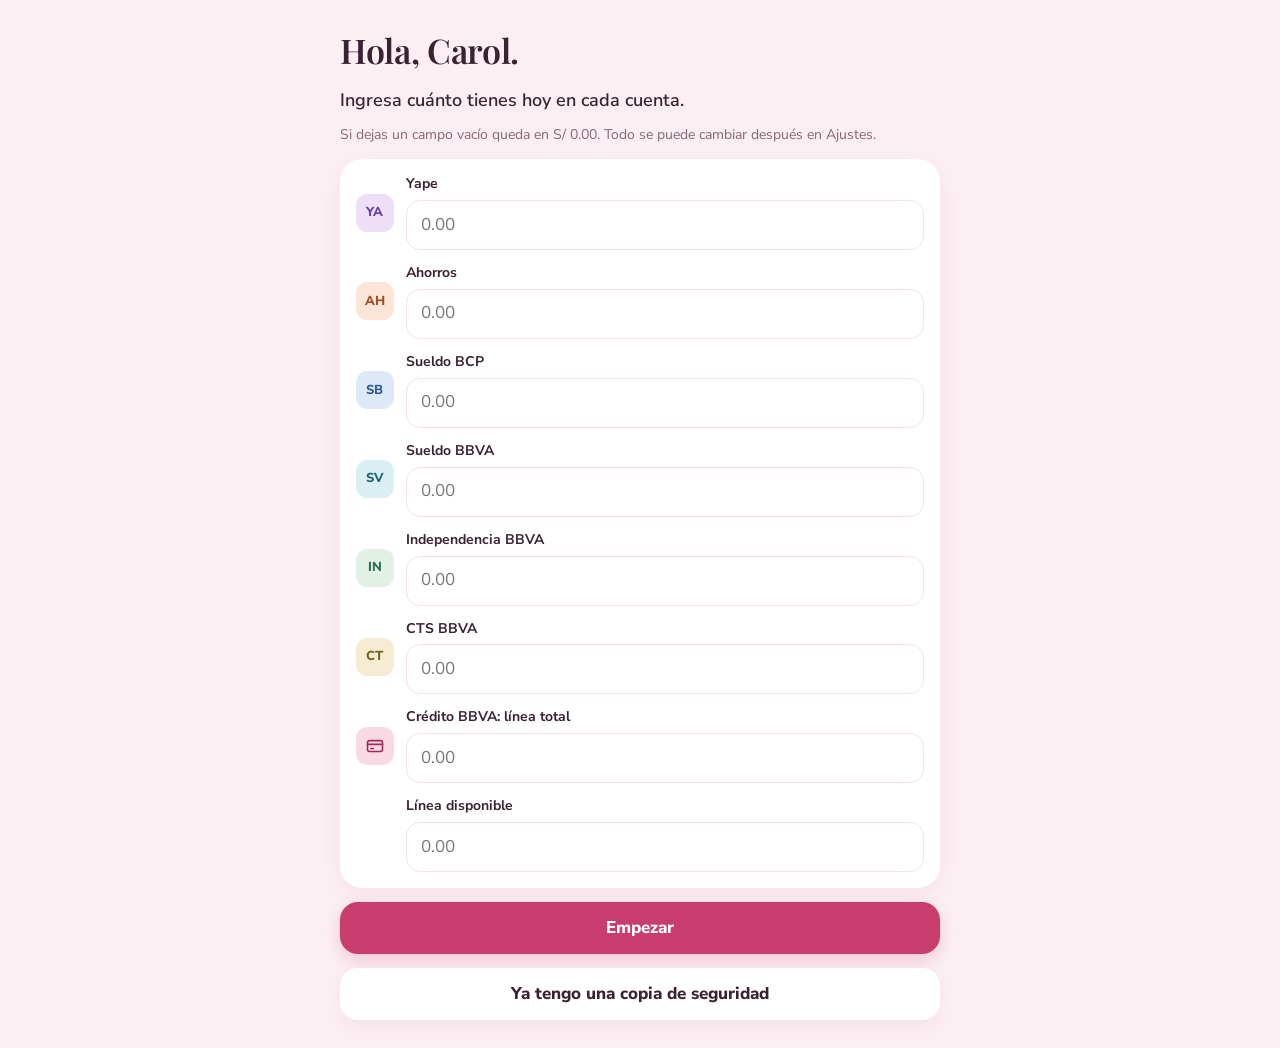
<file: index.html>
<!doctype html>
<html lang="es-PE">
<head>
  <meta charset="utf-8">
  <meta name="viewport" content="width=device-width, initial-scale=1, viewport-fit=cover">
  <title>Mis Cuentas</title>
  <meta name="description" content="Control de gastos personales">
  <meta name="format-detection" content="telephone=no">
  <meta name="color-scheme" content="only light">
  <meta name="theme-color" content="#FBEFF3">
  <meta name="apple-mobile-web-app-capable" content="yes">
  <meta name="mobile-web-app-capable" content="yes">
  <meta name="apple-mobile-web-app-status-bar-style" content="default">
  <meta name="apple-mobile-web-app-title" content="Mis Cuentas">
  <link rel="apple-touch-icon" sizes="180x180" href="icons/apple-touch-icon.png">
  <link rel="icon" type="image/png" sizes="192x192" href="icons/icon-192.png">
  <link rel="manifest" href="manifest.webmanifest">
  <link rel="preload" href="fonts/nunito-sans-400.woff2" as="font" type="font/woff2" crossorigin>
  <link rel="preload" href="fonts/playfair-display-600.woff2" as="font" type="font/woff2" crossorigin>
  <link rel="stylesheet" href="css/estilos.css">
</head>
<body>
  <div id="cargando" class="cargando">Mis Cuentas</div>
  <div id="bienvenida"></div>

  <div id="principal" hidden>
    <main id="pantalla"></main>
    <div class="acciones">
      <button type="button" class="accion gasto" data-registro="GASTO">Gasto</button>
      <button type="button" class="accion ingreso" data-registro="INGRESO">Ingreso</button>
      <button type="button" class="accion transferencia" data-registro="TRANSFERENCIA">Mover</button>
    </div>
  </div>

  <script type="module" src="js/app.js"></script>
</body>
</html>
</file>
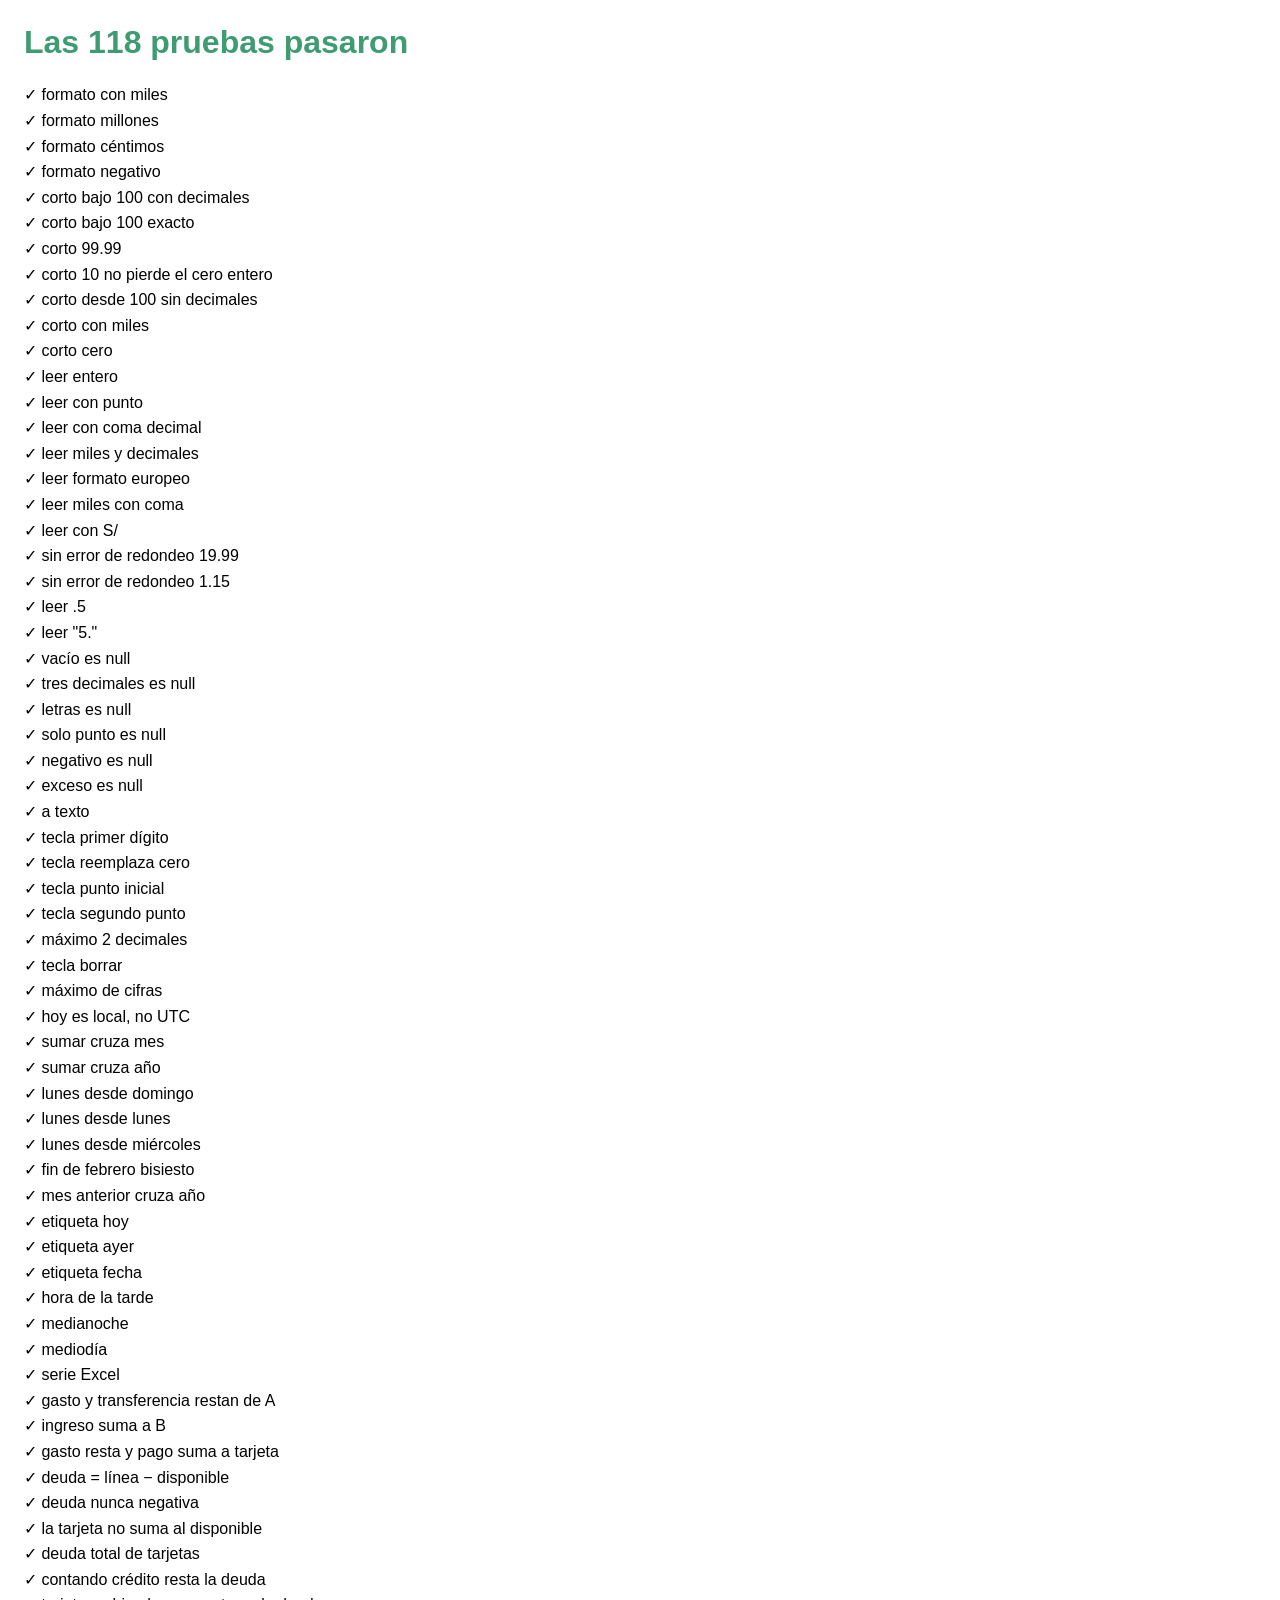
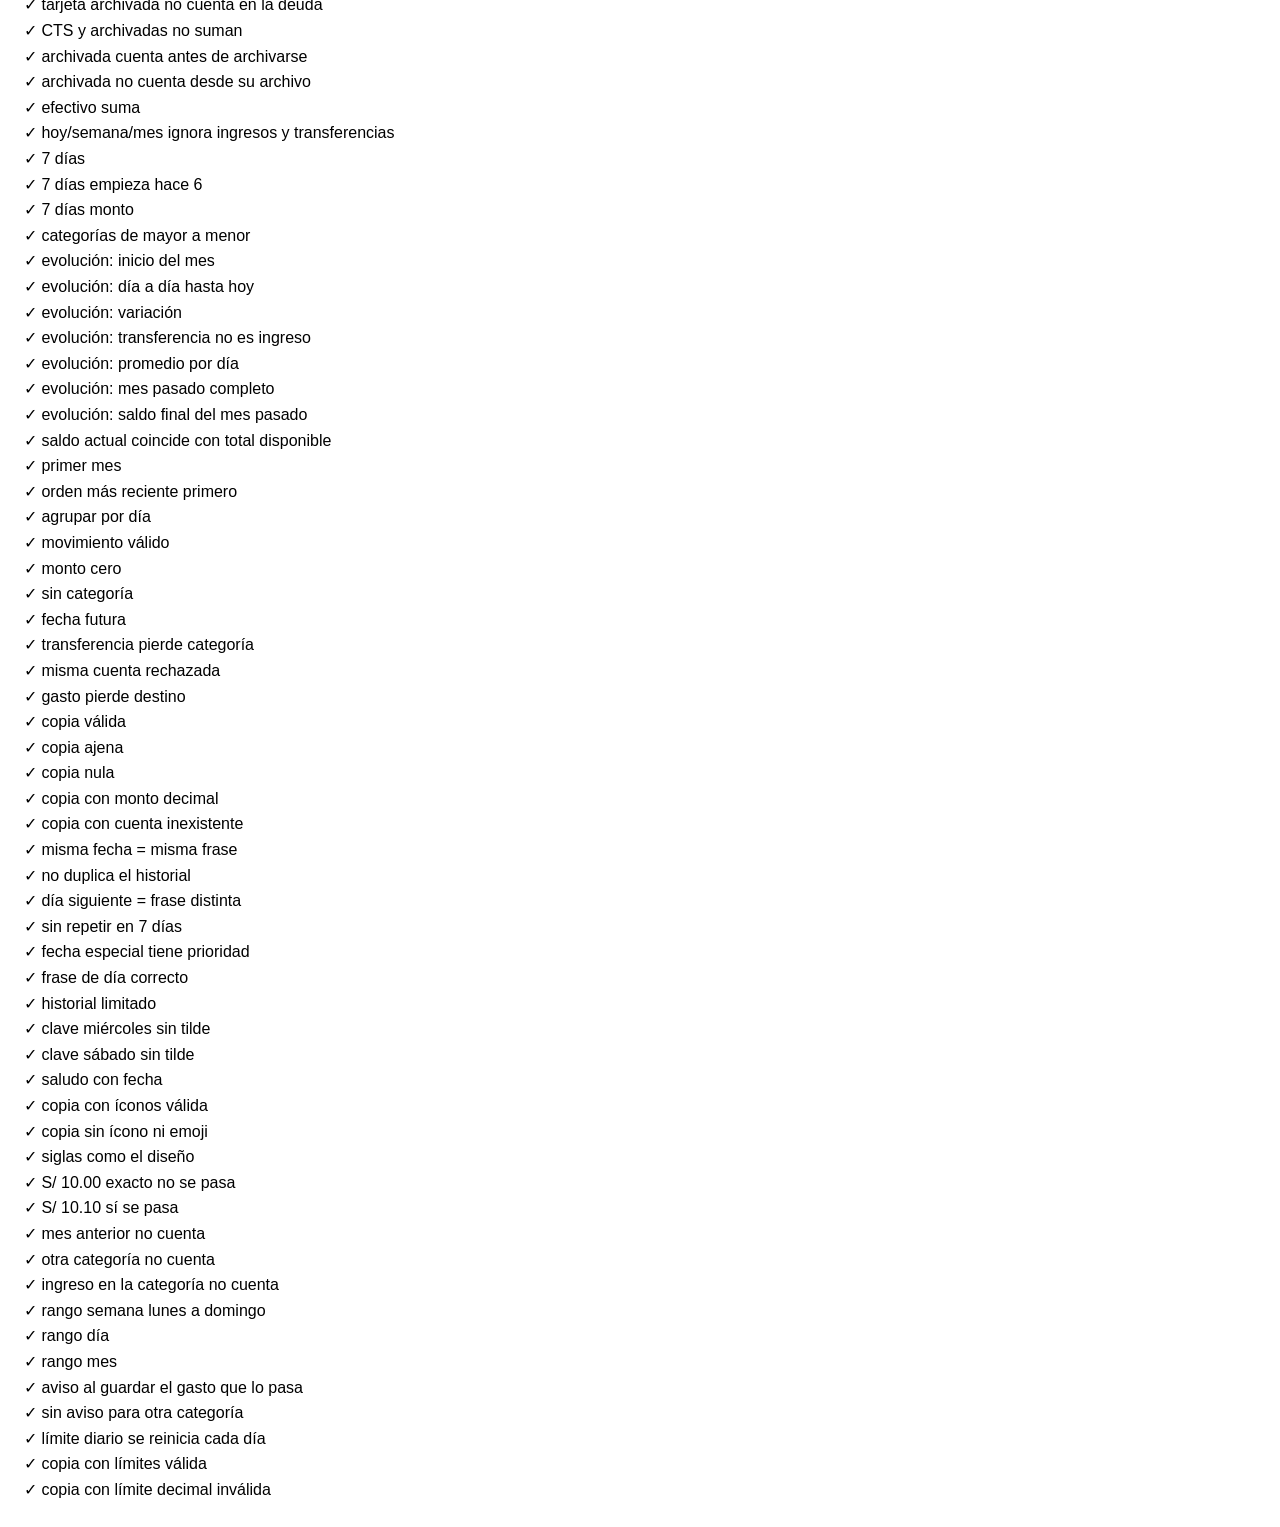
<file: tests/index.html>
<!doctype html>
<html lang="es">
<head>
  <meta charset="utf-8">
  <meta name="viewport" content="width=device-width, initial-scale=1">
  <title>Pruebas de Mis Cuentas</title>
  <style>
    body { font: 16px -apple-system, "Segoe UI", sans-serif; margin: 24px; }
    ul { list-style: none; padding: 0; line-height: 1.6; }
  </style>
</head>
<body>
  <h1 id="resumen">Ejecutando…</h1>
  <ul id="lista"></ul>
  <script type="module" src="pruebas.js"></script>
</body>
</html>
</file>
<file: css/estilos.css>
/* Fuentes incluidas en el proyecto para que funcionen sin internet. */
@font-face { font-family: "Playfair Display"; font-weight: 600; font-display: swap; src: url("../fonts/playfair-display-600.woff2") format("woff2"); }
@font-face { font-family: "Nunito Sans"; font-weight: 400; font-display: swap; src: url("../fonts/nunito-sans-400.woff2") format("woff2"); }
@font-face { font-family: "Nunito Sans"; font-weight: 600; font-display: swap; src: url("../fonts/nunito-sans-600.woff2") format("woff2"); }
@font-face { font-family: "Nunito Sans"; font-weight: 700; font-display: swap; src: url("../fonts/nunito-sans-700.woff2") format("woff2"); }
@font-face { font-family: "Nunito Sans"; font-weight: 800; font-display: swap; src: url("../fonts/nunito-sans-800.woff2") format("woff2"); }

/* Siempre el tema claro (pastel), aunque el teléfono esté en modo oscuro. */
:root {
  color-scheme: only light;
  --fondo: #FBEFF3;
  --tarjeta: #FFFFFF;
  --texto: #3A2232;
  --texto-suave: #8A6378;
  --separador: #F3E2E9;
  --acento: #C93D6E;
  --sobre-acento: #FFFFFF;
  --rosa-1: #F6D3E0;
  --rosa-2: #F9D9E4;
  --pista: #F9E6ED;
  --pestanas: #F4DCE5;
  --gasto: #C2364F;
  --ingreso-fondo: #E2F1E8;
  --ingreso-texto: #2D6E4D;
  --mover-fondo: #ECE6F7;
  --mover-texto: #5A4796;
  --principal: #C93D6E;
  --barra: rgba(255, 255, 255, 0.86);
  --sombra: 0 6px 20px rgba(201, 61, 110, 0.08);
  --sombra-fuerte: 0 14px 30px rgba(201, 61, 110, 0.28);
  --serif: "Playfair Display", Georgia, serif;
  --sans: "Nunito Sans", -apple-system, "SF Pro Text", "Segoe UI", sans-serif;
  --seguro-arriba: env(safe-area-inset-top, 0px);
  --seguro-abajo: env(safe-area-inset-bottom, 0px);
  --seguro-izq: env(safe-area-inset-left, 0px);
  --seguro-der: env(safe-area-inset-right, 0px);
  --alto-acciones: calc(74px + var(--seguro-abajo));
}

* { box-sizing: border-box; -webkit-tap-highlight-color: transparent; }
html { -webkit-text-size-adjust: 100%; text-size-adjust: 100%; background: var(--fondo); }
body {
  margin: 0; background: var(--fondo); color: var(--texto);
  font-family: var(--sans); font-size: 16px; line-height: 1.35; overscroll-behavior-y: none;
}
body.bloqueado { position: fixed; left: 0; right: 0; width: 100%; overflow: hidden; }

[hidden] { display: none !important; }
.oculto { position: absolute; width: 1px; height: 1px; opacity: 0; pointer-events: none; }
.cifra { font-variant-numeric: lining-nums tabular-nums; white-space: nowrap; }
.titulo { font-family: var(--serif); font-weight: 600; letter-spacing: -0.01em; }
h1, h2, h3, p, ul, dl, dd, dt { margin: 0; padding: 0; }
ul { list-style: none; }
small { display: block; color: var(--texto-suave); font-size: 13px; font-weight: 400; }
button { font: inherit; color: inherit; touch-action: manipulation; cursor: pointer; }
button:disabled { cursor: default; }
button:active:not(:disabled), .boton:active { transform: scale(0.97); }
button, .boton { transition: transform 0.12s ease, background 0.15s, opacity 0.15s; }
.icono { flex: none; }

input, select {
  width: 100%; min-height: 50px; padding: 10px 14px;
  border: 1.5px solid var(--separador); border-radius: 14px;
  background: var(--tarjeta); color: var(--texto);
  font: inherit; font-size: 17px; /* 16 px o más: iOS no hace zoom al tocar */
  -webkit-appearance: none; appearance: none;
}
input[type="date"], input[type="time"] { display: block; min-width: 0; text-align: left; }
input:focus, select:focus { outline: none; border-color: var(--acento); }
input[type="checkbox"] {
  width: 51px; min-width: 51px; height: 31px; min-height: 31px; padding: 0;
  position: relative; border: 0; border-radius: 16px; background: var(--separador); transition: background 0.15s;
}
input[type="checkbox"]::after {
  content: ""; position: absolute; top: 2px; left: 2px; width: 27px; height: 27px; border-radius: 50%;
  background: #fff; box-shadow: 0 1px 3px rgba(58, 34, 50, 0.25); transition: transform 0.15s;
}
input[type="checkbox"]:checked { background: var(--acento); }
input[type="checkbox"]:checked::after { transform: translateX(20px); }

.cargando {
  min-height: 100dvh; display: flex; align-items: center; justify-content: center;
  font-family: var(--serif); color: var(--acento); font-size: 26px;
}

main {
  display: flex; flex-direction: column; gap: 18px; max-width: 640px; margin: 0 auto;
  padding: calc(14px + var(--seguro-arriba)) calc(20px + var(--seguro-der)) calc(var(--alto-acciones) + 24px) calc(20px + var(--seguro-izq));
}

/* Saludo */
.saludo { display: flex; align-items: flex-start; justify-content: space-between; gap: 12px; }
.saludo-texto { min-width: 0; }
.saludo-fecha { font-size: 14px; color: var(--texto-suave); }
.saludo-fila { display: flex; align-items: center; gap: 2px; }
.saludo-fila h1 { font-size: 27px; line-height: 1.2; overflow-wrap: anywhere; }
.boton-corazon {
  flex: none; width: 44px; height: 44px; display: inline-flex; align-items: center; justify-content: center;
  border: 0; background: none; color: var(--acento);
}
.avatar {
  flex: none; width: 44px; height: 44px; border-radius: 50%; display: flex; align-items: center; justify-content: center;
  background: var(--rosa-2); color: var(--acento); font-family: var(--serif); font-size: 20px;
}
.globo {
  align-self: flex-start; max-width: 300px; margin-top: -6px; padding: 12px 16px;
  background: var(--tarjeta); border-radius: 4px 18px 18px 18px; box-shadow: var(--sombra);
}
.globo p { font-size: 14px; font-weight: 600; line-height: 1.45; }
.globo .firma { display: block; margin-top: 4px; font-size: 13px; font-weight: 700; color: var(--acento); }
.globo.entrando { animation: globo-entra 0.32s cubic-bezier(0.2, 0.9, 0.3, 1.2); transform-origin: top left; }
@keyframes globo-entra { from { opacity: 0; transform: translateY(-6px) scale(0.92); } }
.corazon-flotante {
  position: absolute; z-index: 50; color: var(--acento); pointer-events: none;
  animation: corazon-sube 1.2s ease-out forwards;
}
@keyframes corazon-sube {
  0% { opacity: 0; transform: translate(0, 0) scale(0.6); }
  15% { opacity: 1; }
  100% { opacity: 0; transform: translate(var(--desvio), -70px) scale(1.15); }
}

/* Tarjeta principal */
.principal {
  position: relative; overflow: hidden; display: flex; flex-direction: column; gap: 4px;
  padding: 22px 20px 20px; border-radius: 26px; background: var(--principal); color: #FFFFFF;
  box-shadow: var(--sombra-fuerte);
}
.principal::before {
  content: ""; position: absolute; top: -58px; right: -48px; width: 170px; height: 170px;
  border-radius: 50%; border: 28px solid rgba(255, 255, 255, 0.1); pointer-events: none;
}
.principal-cabecera { position: relative; display: flex; align-items: center; justify-content: space-between; gap: 10px; }
.principal-titulo { font-size: 15px; opacity: 0.9; }
.boton-credito {
  flex: none; min-height: 44px; display: inline-flex; align-items: center; gap: 7px; margin: -6px -4px -6px 0;
  padding: 0 12px; border: 0; border-radius: 999px; background: rgba(255, 255, 255, 0.16);
  color: #FFFFFF; font-size: 13px; font-weight: 700;
}
.circulo-credito {
  width: 16px; height: 16px; border-radius: 50%; border: 2px solid rgba(255, 255, 255, 0.9);
  transition: background 0.15s, box-shadow 0.15s;
}
.boton-credito.activo { background: #FFFFFF; color: var(--acento); }
.boton-credito.activo .circulo-credito { border-color: var(--acento); background: var(--acento); box-shadow: inset 0 0 0 2.5px #FFFFFF; }
.principal-fila { display: flex; align-items: center; gap: 12px; }
.principal-monto { min-width: 0; overflow: hidden; white-space: nowrap; font-family: var(--serif); font-weight: 600; font-size: clamp(32px, 11vw, 40px); line-height: 1.15; }
.boton-ojo {
  flex: none; width: 44px; height: 44px; display: inline-flex; align-items: center; justify-content: center;
  border: 0; border-radius: 50%; background: rgba(255, 255, 255, 0.18); color: #FFFFFF;
}
.principal-nota { font-size: 13px; opacity: 0.85; }
.principal-cajas { display: grid; grid-template-columns: repeat(3, minmax(0, 1fr)); gap: 6px; margin-top: 14px; }
.principal-caja { min-width: 0; padding: 10px 9px; border-radius: 14px; background: rgba(255, 255, 255, 0.16); }
.principal-caja span { display: block; font-size: 11px; font-weight: 700; letter-spacing: 0.06em; text-transform: uppercase; opacity: 0.9; }
.principal-caja strong { display: block; font-size: 16px; font-weight: 800; overflow: hidden; }

/* Pestañas */
.pestanas { display: flex; gap: 4px; padding: 4px; border-radius: 999px; background: var(--pestanas); }
.pestanas button {
  flex: 1; min-height: 44px; border: 0; border-radius: 999px; background: transparent;
  color: var(--texto-suave); font-weight: 700; font-size: 15px;
}
.pestanas button.activo { background: var(--tarjeta); color: var(--texto); box-shadow: var(--sombra); }
.titulo-pantalla { font-size: 30px; padding-top: 4px; }

/* Secciones y tarjetas */
.seccion { display: flex; flex-direction: column; gap: 10px; }
.titulo-seccion { font-family: var(--serif); font-weight: 600; font-size: 21px; }
.tarjeta {
  background: var(--tarjeta); border-radius: 22px; padding: 16px; box-shadow: var(--sombra);
  display: flex; flex-direction: column; gap: 12px; min-width: 0;
}
.tarjeta h3 { font-size: 14px; font-weight: 700; color: var(--texto-suave); }
.vacio, .nota { color: var(--texto-suave); font-size: 14px; }

.cuadro {
  flex: none; width: var(--cuadro-lado, 38px); height: var(--cuadro-lado, 38px);
  display: inline-flex; align-items: center; justify-content: center;
  border-radius: calc(var(--cuadro-lado, 38px) * 0.3);
  background: var(--cuadro-fondo, var(--rosa-2)); color: var(--cuadro-texto, var(--acento));
  font-size: 13px; font-weight: 800; letter-spacing: 0.02em;
}
.cuadro-rosa { background: var(--rosa-2); color: var(--acento); }

/* Cuentas */
.cuentas { gap: 0; padding: 6px 16px; }
.cuenta { padding: 12px 0; border-top: 1px solid var(--separador); }
.cuenta:first-child { border-top: 0; }
.cuenta-fila { display: flex; align-items: center; gap: 12px; min-height: 40px; }
.cuenta-nombre { flex: 1; min-width: 0; }
.cuenta-nombre strong { display: block; font-weight: 700; overflow-wrap: anywhere; }
.cuenta-monto { text-align: right; }
.cuenta-monto strong { font-weight: 800; }
.cuenta-monto small { font-size: 12px; }
.apagado { color: var(--texto-suave); }
.pildora-aviso {
  display: inline-block; margin-top: 3px; padding: 2px 8px; border-radius: 999px;
  background: #F6ECD4; color: #7D5E16; font-size: 11px; font-weight: 700;
}
.pista { height: 6px; margin-top: 10px; border-radius: 999px; background: var(--pista); overflow: hidden; }
.pista.gruesa { height: 8px; margin-top: 6px; }
.relleno { height: 100%; border-radius: 999px; background: var(--acento); transition: width 0.3s; }
.tarjeta-relleno { background: #E58FAD; }

/* Límites */
.limites { gap: 0; padding: 6px 16px; }
.limite { padding: 12px 0; border-top: 1px solid var(--separador); }
.limite:first-child { border-top: 0; }
.limite-fila { display: flex; align-items: center; gap: 12px; }
.limite-texto { flex: 1; min-width: 0; }
.limite-texto strong { display: block; font-weight: 700; }
.limite .pista { margin-top: 10px; }
.limite.excedido .relleno { background: var(--gasto); }
.limite-exceso { margin-top: 6px; color: var(--gasto); font-weight: 700; }
.pildora-limite {
  flex: none; padding: 3px 10px; border-radius: 999px; background: #FBE1E6; color: var(--gasto);
  font-size: 12px; font-weight: 800;
}

/* En qué se fue este mes */
.categorias { display: flex; flex-direction: column; gap: 14px; }
.categoria-fila { display: flex; justify-content: space-between; gap: 12px; font-size: 15px; }
.categoria-fila strong { font-weight: 700; }
.categoria-fila .cifra { color: var(--texto-suave); font-size: 14px; }

/* Movimientos */
.bloque-movimientos { display: flex; flex-direction: column; gap: 14px; }
.grupo-cabecera { display: flex; justify-content: space-between; gap: 8px; padding: 0 4px 6px; font-size: 13px; color: var(--texto-suave); }
.grupo-cabecera h3 { font-size: 13px; font-weight: 700; }
.movimientos { display: flex; flex-direction: column; gap: 8px; }
.movimiento {
  width: 100%; min-height: 64px; display: flex; align-items: center; gap: 12px; padding: 10px 14px;
  border: 0; border-radius: 18px; background: var(--tarjeta); box-shadow: var(--sombra); text-align: left;
}
.mov-texto { flex: 1; min-width: 0; }
.mov-texto strong, .mov-texto small { display: block; overflow: hidden; text-overflow: ellipsis; white-space: nowrap; }
.mov-texto strong { font-weight: 700; }
.mov-texto small { font-size: 12px; }
.mov-monto { font-weight: 800; }
.mov-gasto .mov-monto { color: var(--gasto); }
.mov-ingreso .mov-monto { color: var(--ingreso-texto); }
.mov-transferencia .mov-monto { color: var(--mover-texto); }
.gasto-texto { color: var(--gasto); }
.ingreso-texto { color: var(--ingreso-texto); }

/* Gráficos */
.grafico { display: block; width: 100%; height: auto; overflow: visible; }
.grafico.tocable { touch-action: pan-y; }
.grafico text { font-family: var(--sans); font-variant-numeric: tabular-nums; }
.grafico .valor { fill: var(--texto-suave); font-size: 11px; font-weight: 600; }
.grafico .valor.hoy { fill: var(--acento); font-weight: 800; }
.grafico .dia { fill: var(--texto-suave); font-size: 12px; font-weight: 600; }
.grafico .dia.hoy { fill: var(--acento); font-weight: 800; }
.grafico .barra { fill: var(--rosa-1); }
.grafico .barra.hoy { fill: var(--acento); }
.grafico .linea { fill: none; stroke: var(--acento); stroke-width: 2.4; stroke-linecap: round; stroke-linejoin: round; }
.grafico .area { fill: var(--acento); opacity: 0.08; }
.grafico .referencia { stroke: var(--texto-suave); stroke-width: 1; stroke-dasharray: 3 4; opacity: 0.7; }
.grafico .punto { fill: var(--acento); stroke: var(--tarjeta); stroke-width: 2.5; }
.grafico .cursor { stroke: var(--texto-suave); stroke-width: 1; }
.lectura { min-height: 20px; font-size: 14px; text-align: center; color: var(--texto-suave); font-variant-numeric: tabular-nums; }

/* Evolución */
.selector-mes { display: flex; align-items: center; justify-content: space-between; }
.selector-mes strong { font-family: var(--serif); font-weight: 600; font-size: 20px; }
.datos-mes { display: grid; grid-template-columns: repeat(2, minmax(0, 1fr)); gap: 0; padding: 4px 16px; }
.dato { min-width: 0; padding: 12px 0; border-top: 1px solid var(--separador); }
.dato:nth-child(-n + 2) { border-top: 0; }
.dato:nth-child(odd) { padding-right: 10px; }
.dato dt { font-size: 13px; color: var(--texto-suave); }
.dato dd { font-size: 17px; font-weight: 800; overflow: hidden; text-overflow: ellipsis; }

/* Barra inferior */
.acciones {
  position: fixed; left: 0; right: 0; bottom: 0; z-index: 10;
  display: grid; grid-template-columns: minmax(0, 1.35fr) minmax(0, 1fr) minmax(0, 1fr); gap: 8px;
  padding: 10px calc(14px + var(--seguro-der)) calc(12px + var(--seguro-abajo)) calc(14px + var(--seguro-izq));
  background: var(--barra); border-top: 1px solid var(--separador);
  -webkit-backdrop-filter: saturate(160%) blur(16px); backdrop-filter: saturate(160%) blur(16px);
}
.accion {
  min-height: 50px; display: flex; align-items: center; justify-content: center; gap: 6px;
  border: 0; border-radius: 18px; font-size: 16px; font-weight: 800;
}
.accion.gasto { background: var(--acento); color: var(--sobre-acento); box-shadow: 0 6px 16px rgba(201, 61, 110, 0.25); }
.accion.ingreso { background: var(--ingreso-fondo); color: var(--ingreso-texto); }
.accion.transferencia { background: var(--mover-fondo); color: var(--mover-texto); }

/* Botones */
.boton {
  display: flex; align-items: center; justify-content: center; width: 100%; min-height: 52px;
  padding: 10px 16px; border: 0; border-radius: 18px; font-weight: 800; font-size: 17px; text-align: center;
}
.boton:disabled { opacity: 0.4; }
.boton.primario { background: var(--acento); color: var(--sobre-acento); box-shadow: 0 6px 16px rgba(201, 61, 110, 0.22); }
.boton.suave { background: var(--tarjeta); color: var(--texto); box-shadow: var(--sombra); }
.boton.peligro { background: var(--gasto); color: #FFFFFF; }
.boton.peligro-suave { background: transparent; color: var(--gasto); }
.boton-chico {
  flex: none; min-height: 44px; padding: 8px 16px; border: 0; border-radius: 999px;
  background: var(--acento); color: var(--sobre-acento); font-weight: 700; font-size: 15px;
}
.boton-icono {
  min-width: 44px; min-height: 44px; display: inline-flex; align-items: center; justify-content: center; gap: 2px;
  padding: 0; border: 0; border-radius: 50%; background: transparent; color: var(--acento);
}
.boton-icono:disabled { opacity: 0.3; }
.boton-circular {
  width: 48px; height: 48px; display: inline-flex; align-items: center; justify-content: center;
  border: 0; border-radius: 50%; background: var(--tarjeta); color: var(--texto); box-shadow: var(--sombra);
}

.aviso-copia {
  display: flex; align-items: center; justify-content: space-between; gap: 12px;
  padding: 8px 8px 8px 16px; background: var(--tarjeta); border-radius: 18px; font-size: 15px; font-weight: 600;
  box-shadow: var(--sombra);
}

/* Capas */
.fondo {
  position: fixed; inset: 0; z-index: 20; background: rgba(58, 34, 50, 0); transition: background 0.22s;
  overscroll-behavior: contain;
}
.fondo.abierta { background: rgba(58, 34, 50, 0.35); }
.fondo-modal { display: flex; align-items: center; justify-content: center; padding: 20px; z-index: 30; }
.hoja {
  position: absolute; left: 0; right: 0; bottom: var(--teclado, 0px); max-width: 640px; margin: 0 auto;
  height: calc(var(--alto-visible, 100dvh) - var(--seguro-arriba) - 12px);
  max-height: calc(100dvh - var(--seguro-arriba) - 12px);
  display: flex; flex-direction: column; background: var(--fondo); border-radius: 26px 26px 0 0; outline: none;
  transform: translateY(100%); transition: transform 0.3s cubic-bezier(0.22, 0.9, 0.3, 1);
}
.fondo.abierta .hoja { transform: translateY(0); }
.hoja-cabecera {
  flex: none; display: grid; grid-template-columns: 1fr auto 1fr; align-items: center; gap: 8px;
  padding: 14px calc(20px + var(--seguro-der)) 6px calc(20px + var(--seguro-izq));
}
.hoja-cabecera > :first-child { justify-self: start; }
.hoja-cabecera > :last-child { justify-self: end; }
.hoja-cabecera strong { font-weight: 800; }
.pildora-tipo { padding: 7px 16px; border-radius: 999px; font-weight: 800; font-size: 15px; }
.pildora-tipo.gasto { background: var(--acento); color: var(--sobre-acento); }
.pildora-tipo.ingreso { background: var(--ingreso-fondo); color: var(--ingreso-texto); }
.pildora-tipo.transferencia { background: var(--mover-fondo); color: var(--mover-texto); }
.progreso { display: flex; align-items: center; gap: 5px; }
.progreso span { width: 6px; height: 6px; border-radius: 999px; background: var(--rosa-1); transition: width 0.2s, background 0.2s; }
.progreso span.hecho { width: 16px; background: var(--acento); }

.hoja-cuerpo {
  flex: 1; min-height: 0; overflow-y: auto; -webkit-overflow-scrolling: touch; overscroll-behavior: contain;
  display: flex; flex-direction: column; gap: 14px;
  padding: 10px calc(20px + var(--seguro-der)) calc(18px + var(--seguro-abajo)) calc(20px + var(--seguro-izq));
}
.hoja-cuerpo h3.titulo { font-size: 26px; line-height: 1.2; margin-top: 4px; }
.hoja-cuerpo.paso-adelante { animation: entrar-derecha 0.2s ease-out; }
.hoja-cuerpo.paso-atras { animation: entrar-izquierda 0.2s ease-out; }
@keyframes entrar-derecha { from { opacity: 0; transform: translateX(18px); } }
@keyframes entrar-izquierda { from { opacity: 0; transform: translateX(-18px); } }
.pista-paso {
  flex: none; text-align: center; font-size: 14px; color: var(--texto-suave);
  padding: 8px 20px calc(14px + var(--seguro-abajo));
}

/* Monto */
.paso-monto { flex: 1; display: flex; flex-direction: column; gap: 10px; }
.monto-grande {
  font-family: var(--serif); font-weight: 600; font-size: clamp(40px, 13vw, 52px);
  text-align: center; padding: 6px 0; color: var(--texto);
}
.teclado { flex: 1; display: grid; grid-template-columns: repeat(3, 1fr); grid-auto-rows: minmax(52px, 1fr); gap: 10px; max-height: 400px; margin-top: auto; }
.tecla {
  display: flex; align-items: center; justify-content: center; border: 0; border-radius: 18px;
  background: var(--tarjeta); font-size: 26px; font-weight: 600; font-variant-numeric: tabular-nums; box-shadow: var(--sombra);
}
.tecla:active { background: var(--rosa-2); }
.tarjeta-monto {
  display: flex; align-items: center; justify-content: space-between; gap: 12px;
  padding: 16px 20px; border-radius: 22px; background: var(--tarjeta); box-shadow: var(--sombra);
}
.tarjeta-monto span { color: var(--texto-suave); font-weight: 600; }
.tarjeta-monto strong { font-family: var(--serif); font-weight: 600; font-size: 30px; }

/* Categorías y cuentas en el registro */
.rejilla-categorias { display: grid; grid-template-columns: repeat(2, minmax(0, 1fr)); gap: 12px; }
.opcion-categoria {
  min-height: 132px; display: flex; flex-direction: column; align-items: center; justify-content: center; gap: 10px;
  padding: 14px 10px; border: 2px solid transparent; border-radius: 22px; background: var(--tarjeta);
  font-size: 17px; font-weight: 800; box-shadow: var(--sombra); overflow-wrap: anywhere;
}
.rejilla-categorias.impar .opcion-categoria:last-child { grid-column: 1 / -1; flex-direction: row; min-height: 84px; gap: 14px; }
.opcion-categoria.elegida { border-color: var(--acento); }
.opcion-categoria.elegida .cuadro { background: var(--acento); color: var(--sobre-acento); }
.lista-opciones { display: flex; flex-direction: column; gap: 10px; }
.opcion-cuenta {
  min-height: 64px; display: flex; align-items: center; gap: 12px; padding: 10px 16px;
  border: 2px solid transparent; border-radius: 20px; background: var(--tarjeta); font-weight: 700; text-align: left; box-shadow: var(--sombra);
}
.opcion-cuenta.elegida { border-color: var(--acento); }
.opcion-cuenta:disabled { opacity: 0.45; }
.opcion-nombre { flex: 1; min-width: 0; overflow-wrap: anywhere; }
.opcion-cuenta .cifra { font-weight: 800; }
.resumen-registro { display: grid; grid-template-columns: auto 1fr; gap: 8px 16px; font-size: 15px; }
.resumen-registro dt { color: var(--texto-suave); }
.resumen-registro dd { text-align: right; font-weight: 700; overflow-wrap: anywhere; }

/* Formularios */
.campo { display: flex; flex-direction: column; gap: 6px; min-width: 0; }
.campo-titulo { font-size: 14px; font-weight: 700; color: var(--texto-suave); }
.fila-campos { display: grid; grid-template-columns: minmax(0, 1.3fr) minmax(0, 1fr); gap: 10px; }
.error { color: var(--gasto); font-size: 15px; font-weight: 700; }
.error:empty { display: none; }
.interruptor { display: flex; align-items: center; justify-content: space-between; gap: 12px; min-height: 50px; font-weight: 700; }
.segmentos { display: flex; gap: 4px; padding: 4px; border-radius: 999px; background: var(--pestanas); }
.segmentos button {
  flex: 1; min-height: 44px; padding: 4px; border: 0; border-radius: 999px; background: transparent;
  font-size: 15px; font-weight: 700; color: var(--texto-suave);
}
.segmentos button.activo { background: var(--tarjeta); color: var(--texto); box-shadow: var(--sombra); }

/* Ajustes */
.lista-ajustes li { display: flex; align-items: center; gap: 4px; border-top: 1px solid var(--separador); }
.lista-ajustes li:first-child { border-top: 0; }
.fila-ajuste {
  flex: 1; min-width: 0; min-height: 60px; display: flex; align-items: center; gap: 12px;
  padding: 8px 0; border: 0; background: none; text-align: left;
}
.fila-texto { flex: 1; min-width: 0; overflow-wrap: anywhere; }
.fila-texto strong { font-weight: 700; }
.flechas { flex: none; display: flex; }
.flechas .boton-icono { width: 44px; }
.rejilla-iconos { display: grid; grid-template-columns: repeat(5, minmax(0, 1fr)); gap: 8px; }
.tecla-icono {
  min-height: 52px; display: flex; align-items: center; justify-content: center;
  border: 2px solid transparent; border-radius: 16px; background: var(--tarjeta); color: var(--texto); box-shadow: var(--sombra);
}
.tecla-icono.elegida { border-color: var(--acento); background: var(--rosa-2); color: var(--acento); }

/* Ventanas de confirmación */
.modal {
  width: 100%; max-width: 360px; max-height: calc(100dvh - 48px); overflow-y: auto;
  display: flex; flex-direction: column; gap: 10px; padding: 22px;
  background: var(--tarjeta); border-radius: 24px; outline: none; box-shadow: var(--sombra-fuerte);
  opacity: 0; transform: scale(0.96); transition: opacity 0.18s, transform 0.18s;
}
.fondo.abierta .modal { opacity: 1; transform: scale(1); }
.modal h2 { font-family: var(--serif); font-weight: 600; font-size: 21px; }
.modal p { font-size: 15px; color: var(--texto-suave); }
.modal-acciones { display: flex; flex-direction: column; gap: 8px; margin-top: 8px; }
.modal .boton.suave { background: var(--fondo); box-shadow: none; }

/* Avisos */
.aviso {
  position: fixed; z-index: 40; left: 50%; bottom: calc(var(--alto-acciones) + 12px);
  max-width: calc(100% - 32px); width: max-content; padding: 12px 18px; border-radius: 16px;
  background: var(--texto); color: var(--fondo); font-weight: 700; font-size: 15px; text-align: center;
  opacity: 0; transform: translate(-50%, 12px) scale(0.96); transition: opacity 0.2s, transform 0.2s; pointer-events: none;
}
.aviso.visible { opacity: 1; transform: translate(-50%, 0) scale(1); }
.aviso.exito.gasto, .aviso.fallo { background: var(--acento); color: var(--sobre-acento); }
.aviso.exito.ingreso { background: var(--ingreso-texto); color: #FFFFFF; }
.aviso.exito.transferencia { background: var(--mover-texto); color: #FFFFFF; }
.barra-version {
  position: fixed; z-index: 15; left: 16px; right: 16px; top: calc(12px + var(--seguro-arriba));
  min-height: 44px; padding: 8px 14px; border: 0; border-radius: 16px;
  background: var(--acento); color: var(--sobre-acento); font-weight: 700; font-size: 15px; box-shadow: var(--sombra-fuerte);
}

/* Bienvenida */
.bienvenida {
  max-width: 640px; margin: 0 auto; display: flex; flex-direction: column; gap: 14px;
  padding: calc(28px + var(--seguro-arriba)) calc(20px + var(--seguro-der)) calc(28px + var(--seguro-abajo)) calc(20px + var(--seguro-izq));
}
.bienvenida h1 { font-size: 34px; }
.bienvenida-texto { font-size: 18px; font-weight: 600; }
.lista-bienvenida { gap: 14px; }
.campo-cuenta { display: grid; grid-template-columns: auto 1fr; grid-template-rows: auto auto; gap: 6px 12px; align-items: center; }
.campo-cuenta .cuadro, .campo-cuenta .cuadro-vacio { grid-row: 1 / 3; width: 38px; }
.campo-cuenta .campo-titulo { color: var(--texto); }

@media (prefers-reduced-motion: reduce) {
  *, *::before, *::after { animation-duration: 0.01ms !important; transition-duration: 0.01ms !important; }
  .corazon-flotante { display: none; }
}
</file>
